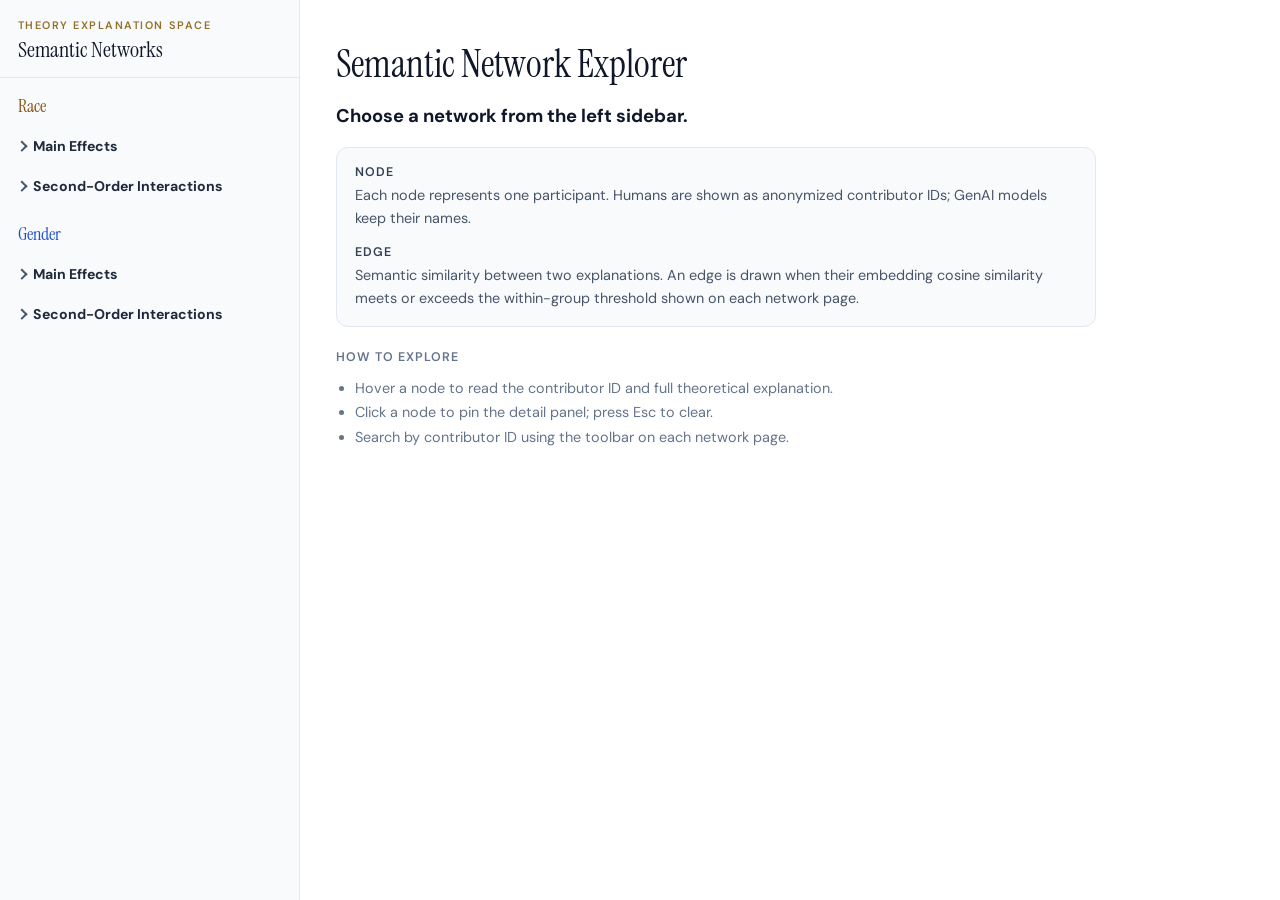
<file: survey_april/textual_analysis/theory_explanation/theory_space_structure/embedding_analysis/embeddings_openai/visualizations/network/index.html>
<!DOCTYPE html>
<html lang="en">
<head>
  <meta charset="utf-8" />
  <meta name="viewport" content="width=device-width, initial-scale=1" />
  <title>Semantic Network Explorer</title>
  <link rel="preconnect" href="https://fonts.googleapis.com" />
  <link rel="preconnect" href="https://fonts.gstatic.com" crossorigin />
  <link href="https://fonts.googleapis.com/css2?family=DM+Sans:ital,opsz,wght@0,9..40,400;0,9..40,500;0,9..40,600&family=Instrument+Serif:ital@0;1&display=swap" rel="stylesheet" />
  <link rel="stylesheet" href="network_interactive/sidebar.css" />
  <style>
    :root {
      --text: #0f172a;
      --text-soft: #475569;
    }
    * { box-sizing: border-box; }
    html, body { height: 100%; margin: 0; }
    body {
      font-family: "DM Sans", system-ui, sans-serif;
      color: var(--text);
      background: #ffffff;
      overflow: hidden;
    }
  </style>
</head>
<body>
  <div class="shell">
    <nav id="site-sidebar" class="site-sidebar" aria-label="Network catalog"></nav>
    <main class="shell-main index-main">
      <div class="index-welcome">
        <h2>Semantic Network Explorer</h2>
        <p class="index-cta">Choose a network from the left sidebar.</p>
        <dl class="index-glossary">
          <dt>Node</dt>
          <dd>Each node represents one participant. Humans are shown as anonymized contributor IDs; GenAI models keep their names.</dd>
          <dt>Edge</dt>
          <dd>Semantic similarity between two explanations. An edge is drawn when their embedding cosine similarity meets or exceeds the within-group threshold shown on each network page.</dd>
        </dl>
        <p class="index-howto">How to explore</p>
        <ul>
          <li>Hover a node to read the contributor ID and full theoretical explanation.</li>
          <li>Click a node to pin the detail panel; press Esc to clear.</li>
          <li>Search by contributor ID using the toolbar on each network page.</li>
        </ul>
      </div>
    </main>
  </div>
  <script id="index-data" type="application/json">[{"href": "gender/main-effects/post-ML/raw_embedding_dimension_3072/05_semantic_threshold_network.html", "task": "gender", "theory_type": "main-effects", "phase": "post-ML", "variant_key": "three_groups", "title": "Gender · Main Effects · Post ML", "subtitle": "Semantic Network", "variant": "Three groups (PhDs, Senior Scientists, GenAI)"}, {"href": "gender/main-effects/post-ML/raw_embedding_dimension_3072/05_semantic_threshold_network_collapsed.html", "task": "gender", "theory_type": "main-effects", "phase": "post-ML", "variant_key": "collapsed", "title": "Gender · Main Effects · Post ML", "subtitle": "Semantic Network", "variant": "Two groups (Humans and GenAI)"}, {"href": "gender/main-effects/pre-ML/raw_embedding_dimension_3072/05_semantic_threshold_network.html", "task": "gender", "theory_type": "main-effects", "phase": "pre-ML", "variant_key": "three_groups", "title": "Gender · Main Effects · Pre ML", "subtitle": "Semantic Network", "variant": "Three groups (PhDs, Senior Scientists, GenAI)"}, {"href": "gender/main-effects/pre-ML/raw_embedding_dimension_3072/05_semantic_threshold_network_collapsed.html", "task": "gender", "theory_type": "main-effects", "phase": "pre-ML", "variant_key": "collapsed", "title": "Gender · Main Effects · Pre ML", "subtitle": "Semantic Network", "variant": "Two groups (Humans and GenAI)"}, {"href": "gender/soi/post-ML/raw_embedding_dimension_3072/05_semantic_threshold_network.html", "task": "gender", "theory_type": "soi", "phase": "post-ML", "variant_key": "three_groups", "title": "Gender · Interactions · Post ML", "subtitle": "Semantic Network", "variant": "Three groups (PhDs, Senior Scientists, GenAI)"}, {"href": "gender/soi/post-ML/raw_embedding_dimension_3072/05_semantic_threshold_network_collapsed.html", "task": "gender", "theory_type": "soi", "phase": "post-ML", "variant_key": "collapsed", "title": "Gender · Interactions · Post ML", "subtitle": "Semantic Network", "variant": "Two groups (Humans and GenAI)"}, {"href": "gender/soi/pre-ML/raw_embedding_dimension_3072/05_semantic_threshold_network.html", "task": "gender", "theory_type": "soi", "phase": "pre-ML", "variant_key": "three_groups", "title": "Gender · Interactions · Pre ML", "subtitle": "Semantic Network", "variant": "Three groups (PhDs, Senior Scientists, GenAI)"}, {"href": "gender/soi/pre-ML/raw_embedding_dimension_3072/05_semantic_threshold_network_collapsed.html", "task": "gender", "theory_type": "soi", "phase": "pre-ML", "variant_key": "collapsed", "title": "Gender · Interactions · Pre ML", "subtitle": "Semantic Network", "variant": "Two groups (Humans and GenAI)"}, {"href": "race/main-effects/post-ML/raw_embedding_dimension_3072/05_semantic_threshold_network.html", "task": "race", "theory_type": "main-effects", "phase": "post-ML", "variant_key": "three_groups", "title": "Race · Main Effects · Post ML", "subtitle": "Semantic Network", "variant": "Three groups (PhDs, Senior Scientists, GenAI)"}, {"href": "race/main-effects/post-ML/raw_embedding_dimension_3072/05_semantic_threshold_network_collapsed.html", "task": "race", "theory_type": "main-effects", "phase": "post-ML", "variant_key": "collapsed", "title": "Race · Main Effects · Post ML", "subtitle": "Semantic Network", "variant": "Two groups (Humans and GenAI)"}, {"href": "race/main-effects/pre-ML/raw_embedding_dimension_3072/05_semantic_threshold_network.html", "task": "race", "theory_type": "main-effects", "phase": "pre-ML", "variant_key": "three_groups", "title": "Race · Main Effects · Pre ML", "subtitle": "Semantic Network", "variant": "Three groups (PhDs, Senior Scientists, GenAI)"}, {"href": "race/main-effects/pre-ML/raw_embedding_dimension_3072/05_semantic_threshold_network_collapsed.html", "task": "race", "theory_type": "main-effects", "phase": "pre-ML", "variant_key": "collapsed", "title": "Race · Main Effects · Pre ML", "subtitle": "Semantic Network", "variant": "Two groups (Humans and GenAI)"}, {"href": "race/soi/post-ML/raw_embedding_dimension_3072/05_semantic_threshold_network.html", "task": "race", "theory_type": "soi", "phase": "post-ML", "variant_key": "three_groups", "title": "Race · Interactions · Post ML", "subtitle": "Semantic Network", "variant": "Three groups (PhDs, Senior Scientists, GenAI)"}, {"href": "race/soi/post-ML/raw_embedding_dimension_3072/05_semantic_threshold_network_collapsed.html", "task": "race", "theory_type": "soi", "phase": "post-ML", "variant_key": "collapsed", "title": "Race · Interactions · Post ML", "subtitle": "Semantic Network", "variant": "Two groups (Humans and GenAI)"}, {"href": "race/soi/pre-ML/raw_embedding_dimension_3072/05_semantic_threshold_network.html", "task": "race", "theory_type": "soi", "phase": "pre-ML", "variant_key": "three_groups", "title": "Race · Interactions · Pre ML", "subtitle": "Semantic Network", "variant": "Three groups (PhDs, Senior Scientists, GenAI)"}, {"href": "race/soi/pre-ML/raw_embedding_dimension_3072/05_semantic_threshold_network_collapsed.html", "task": "race", "theory_type": "soi", "phase": "pre-ML", "variant_key": "collapsed", "title": "Race · Interactions · Pre ML", "subtitle": "Semantic Network", "variant": "Two groups (Humans and GenAI)"}]</script>
  <script src="network_interactive/sidebar.js?v=20260718b"></script>
  <script>
    (function () {
      const raw = document.getElementById("index-data").textContent.trim();
      let entries = [];
      if (raw.startsWith("[")) {
        try {
          entries = JSON.parse(raw);
        } catch (err) {
          console.error("Failed to parse index catalog JSON:", err);
        }
      }
      if (typeof buildNetworkSidebar === "function") {
        buildNetworkSidebar(entries);
      }
    })();
  </script>
</body>
</html>
</file>
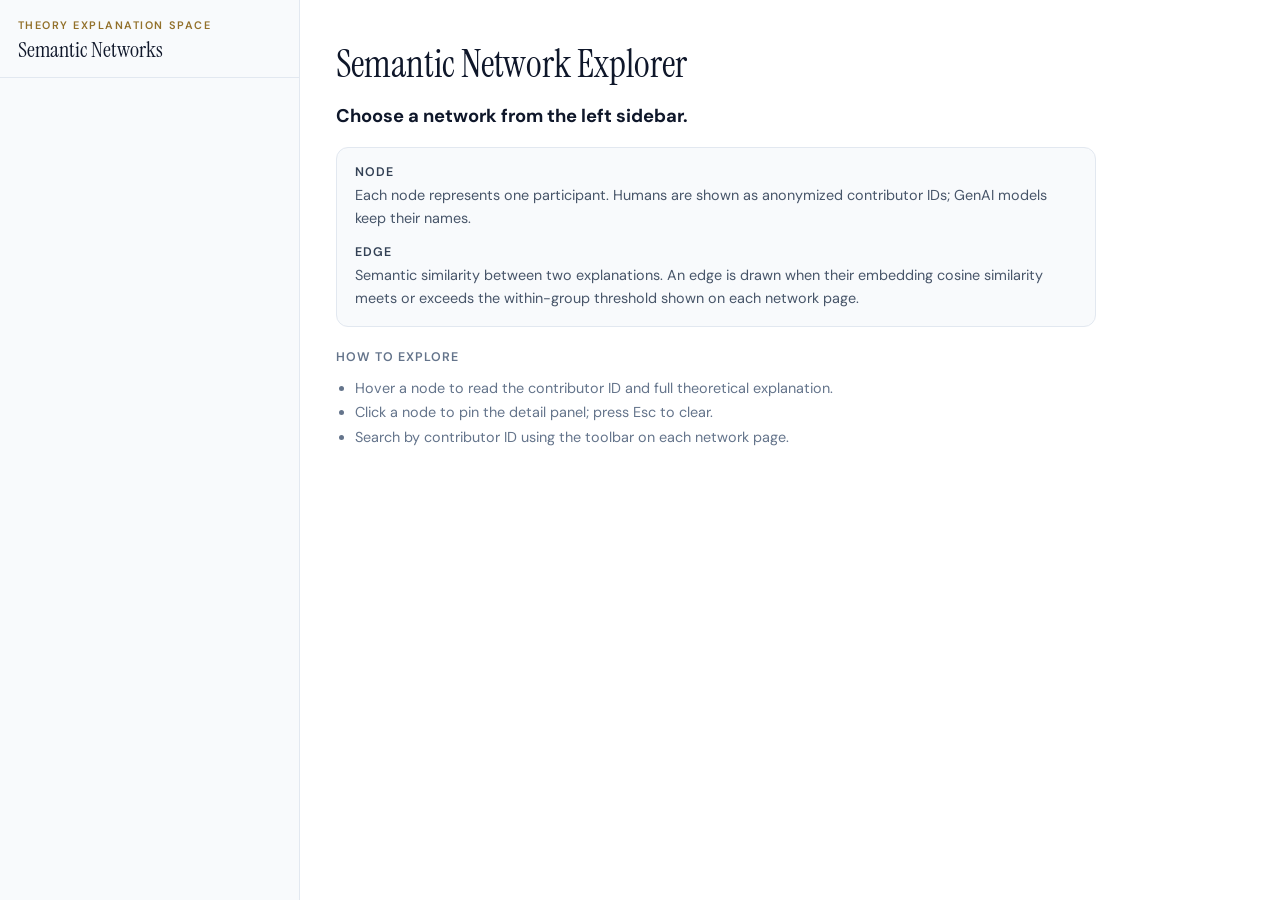
<file: survey_april/textual_analysis/theory_explanation/theory_space_structure/embedding_analysis/embeddings_openai/visualizations/network/network_interactive/index_template.html>
<!DOCTYPE html>
<html lang="en">
<head>
  <meta charset="utf-8" />
  <meta name="viewport" content="width=device-width, initial-scale=1" />
  <title>Semantic Network Explorer</title>
  <link rel="preconnect" href="https://fonts.googleapis.com" />
  <link rel="preconnect" href="https://fonts.gstatic.com" crossorigin />
  <link href="https://fonts.googleapis.com/css2?family=DM+Sans:ital,opsz,wght@0,9..40,400;0,9..40,500;0,9..40,600&family=Instrument+Serif:ital@0;1&display=swap" rel="stylesheet" />
  <link rel="stylesheet" href="sidebar.css" />
  <style>
    :root {
      --text: #0f172a;
      --text-soft: #475569;
    }
    * { box-sizing: border-box; }
    html, body { height: 100%; margin: 0; }
    body {
      font-family: "DM Sans", system-ui, sans-serif;
      color: var(--text);
      background: #ffffff;
      overflow: hidden;
    }
  </style>
</head>
<body>
  <div class="shell">
    <nav id="site-sidebar" class="site-sidebar" aria-label="Network catalog"></nav>
    <main class="shell-main index-main">
      <div class="index-welcome">
        <h2>Semantic Network Explorer</h2>
        <p class="index-cta">Choose a network from the left sidebar.</p>
        <dl class="index-glossary">
          <dt>Node</dt>
          <dd>Each node represents one participant. Humans are shown as anonymized contributor IDs; GenAI models keep their names.</dd>
          <dt>Edge</dt>
          <dd>Semantic similarity between two explanations. An edge is drawn when their embedding cosine similarity meets or exceeds the within-group threshold shown on each network page.</dd>
        </dl>
        <p class="index-howto">How to explore</p>
        <ul>
          <li>Hover a node to read the contributor ID and full theoretical explanation.</li>
          <li>Click a node to pin the detail panel; press Esc to clear.</li>
          <li>Search by contributor ID using the toolbar on each network page.</li>
        </ul>
      </div>
    </main>
  </div>
  <script id="index-data" type="application/json">[]</script>
  <script src="sidebar.js?v=20260718b"></script>
  <script>
    (function () {
      const raw = document.getElementById("index-data").textContent.trim();
      let entries = [];
      if (raw.startsWith("[")) {
        try {
          entries = JSON.parse(raw);
        } catch (err) {
          console.error("Failed to parse index catalog JSON:", err);
        }
      }
      if (typeof buildNetworkSidebar === "function") {
        buildNetworkSidebar(entries);
      }
    })();
  </script>
</body>
</html>
</file>
<file: survey_april/textual_analysis/theory_explanation/theory_space_structure/embedding_analysis/embeddings_openai/visualizations/network/network_interactive/sidebar.css>
.shell {
  position: relative;
  z-index: 1;
  display: flex;
  height: 100vh;
  min-height: 0;
}

.site-sidebar {
  width: 300px;
  flex-shrink: 0;
  display: flex;
  flex-direction: column;
  border-right: 1px solid #e2e8f0;
  background: #f8fafc;
  min-height: 0;
}

.sidebar-brand {
  padding: 1.15rem 1.1rem 0.9rem;
  border-bottom: 1px solid #e2e8f0;
  flex-shrink: 0;
}

.sidebar-brand a {
  text-decoration: none;
  color: inherit;
}

.sidebar-brand .eyebrow {
  font-size: 0.68rem;
  font-weight: 600;
  letter-spacing: 0.14em;
  text-transform: uppercase;
  color: #92702a;
  margin-bottom: 0.35rem;
}

.sidebar-brand h1 {
  margin: 0;
  font-family: "Instrument Serif", Georgia, serif;
  font-size: 1.35rem;
  font-weight: 400;
  line-height: 1.15;
  color: #0f172a;
}

.sidebar-scroll {
  flex: 1;
  overflow: auto;
  padding: 0.65rem 0.55rem 1rem;
}

.nav-task {
  margin-bottom: 0.85rem;
}

.nav-task-title {
  margin: 0 0 0.35rem;
  padding: 0.35rem 0.55rem;
  font-family: "Instrument Serif", Georgia, serif;
  font-size: 1.15rem;
  font-weight: 400;
  color: #1e293b;
}

.nav-task.race .nav-task-title { color: #854d0e; }
.nav-task.gender .nav-task-title { color: #1d4ed8; }

.nav-theory {
  margin-bottom: 0.35rem;
  border-radius: 8px;
  overflow: hidden;
}

.nav-theory summary {
  list-style: none;
  cursor: pointer;
  padding: 0.5rem 0.55rem;
  font-size: 0.88rem;
  font-weight: 700;
  color: #1e293b;
  display: flex;
  align-items: center;
  gap: 0.45rem;
  user-select: none;
  border-radius: 8px;
  transition: background 0.15s;
}

.nav-theory summary::-webkit-details-marker { display: none; }

.nav-theory summary::before {
  content: "";
  width: 0.4rem;
  height: 0.4rem;
  border-right: 2px solid #475569;
  border-bottom: 2px solid #475569;
  transform: rotate(-45deg);
  flex-shrink: 0;
  transition: transform 0.2s;
}

.nav-theory[open] summary::before {
  transform: rotate(45deg);
  margin-top: -0.1rem;
}

.nav-theory summary:hover { background: #eef2f7; }

.nav-phase {
  padding: 0.15rem 0.35rem 0.35rem 1.15rem;
}

.nav-phase-label {
  margin: 0.35rem 0 0.25rem;
  font-size: 0.68rem;
  font-weight: 600;
  letter-spacing: 0.1em;
  text-transform: uppercase;
  color: #64748b;
}

.nav-links {
  display: flex;
  flex-direction: column;
  gap: 0.2rem;
  margin-bottom: 0.25rem;
}

.nav-task.has-active > .nav-task-title {
  font-weight: 600;
}

.nav-task.race.has-active > .nav-task-title { color: #92400e; }
.nav-task.gender.has-active > .nav-task-title { color: #1d4ed8; }

.nav-theory.has-active > summary {
  color: #1e40af;
  font-weight: 700;
}

.nav-phase.has-active > .nav-phase-label {
  color: #1d4ed8;
  font-weight: 700;
}

.nav-links a {
  display: block;
  text-decoration: none;
  font-size: 0.78rem;
  line-height: 1.35;
  color: #475569;
  padding: 0.38rem 0.5rem;
  border-radius: 6px;
  border: 1px solid transparent;
  border-left: 3px solid transparent;
  transition: background 0.15s, color 0.15s, border-color 0.15s;
}

.nav-links a:hover {
  color: #0f172a;
  background: #e8f2ff;
  border-color: #bfdbfe;
  border-left-color: #93c5fd;
}

.nav-links a.active {
  color: #1e3a8a;
  background: #dbeafe;
  border-color: #93c5fd;
  border-left-color: #2563eb;
  font-weight: 700;
  box-shadow: inset 0 0 0 1px rgba(37, 99, 235, 0.12);
}

.shell-main {
  flex: 1;
  min-width: 0;
  min-height: 0;
  display: flex;
  flex-direction: column;
  overflow: hidden;
  background: #ffffff;
}

.shell-main.index-main {
  overflow: auto;
}

.index-welcome {
  padding: 2.5rem 2.25rem 3rem;
  max-width: 52rem;
}

.index-welcome h2 {
  margin: 0 0 0.75rem;
  font-family: "Instrument Serif", Georgia, serif;
  font-size: clamp(1.75rem, 3vw, 2.35rem);
  font-weight: 400;
  color: #0f172a;
}

.index-welcome p {
  margin: 0 0 1rem;
  color: #475569;
  line-height: 1.65;
  font-size: 0.95rem;
}

.index-welcome .index-cta {
  font-size: 1.15rem;
  font-weight: 700;
  color: #0f172a;
}

.index-welcome .index-glossary {
  margin: 0 0 1.25rem;
  padding: 1rem 1.1rem;
  border: 1px solid #e2e8f0;
  border-radius: 12px;
  background: #f8fafc;
}

.index-welcome .index-glossary dt {
  margin: 0 0 0.25rem;
  font-size: 0.78rem;
  font-weight: 600;
  letter-spacing: 0.08em;
  text-transform: uppercase;
  color: #334155;
}

.index-welcome .index-glossary dd {
  margin: 0 0 0.85rem;
  color: #475569;
  line-height: 1.6;
  font-size: 0.9rem;
}

.index-welcome .index-glossary dd:last-child {
  margin-bottom: 0;
}

.index-welcome .index-howto {
  margin: 0 0 0.5rem;
  font-size: 0.78rem;
  font-weight: 600;
  letter-spacing: 0.08em;
  text-transform: uppercase;
  color: #64748b;
}

.index-welcome ul {
  margin: 0;
  padding-left: 1.2rem;
  color: #64748b;
  line-height: 1.7;
  font-size: 0.9rem;
}
</file>
